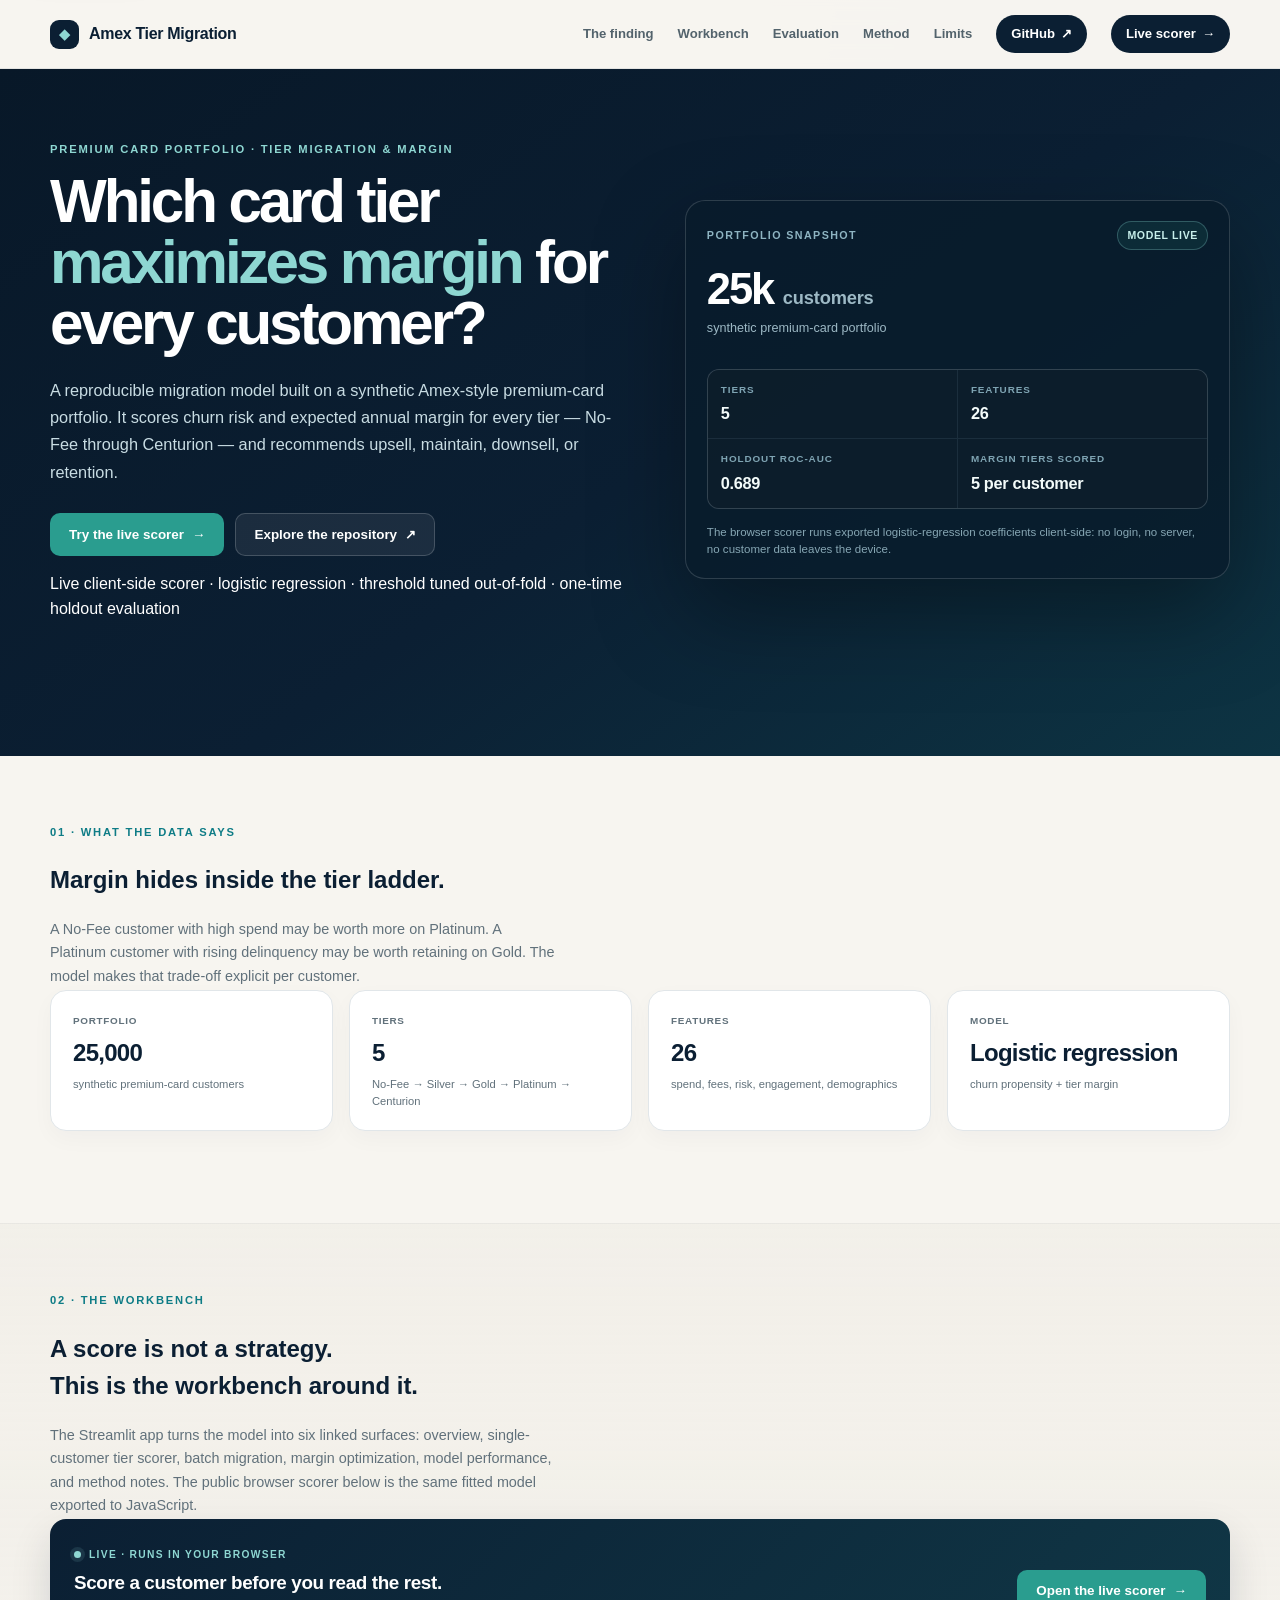
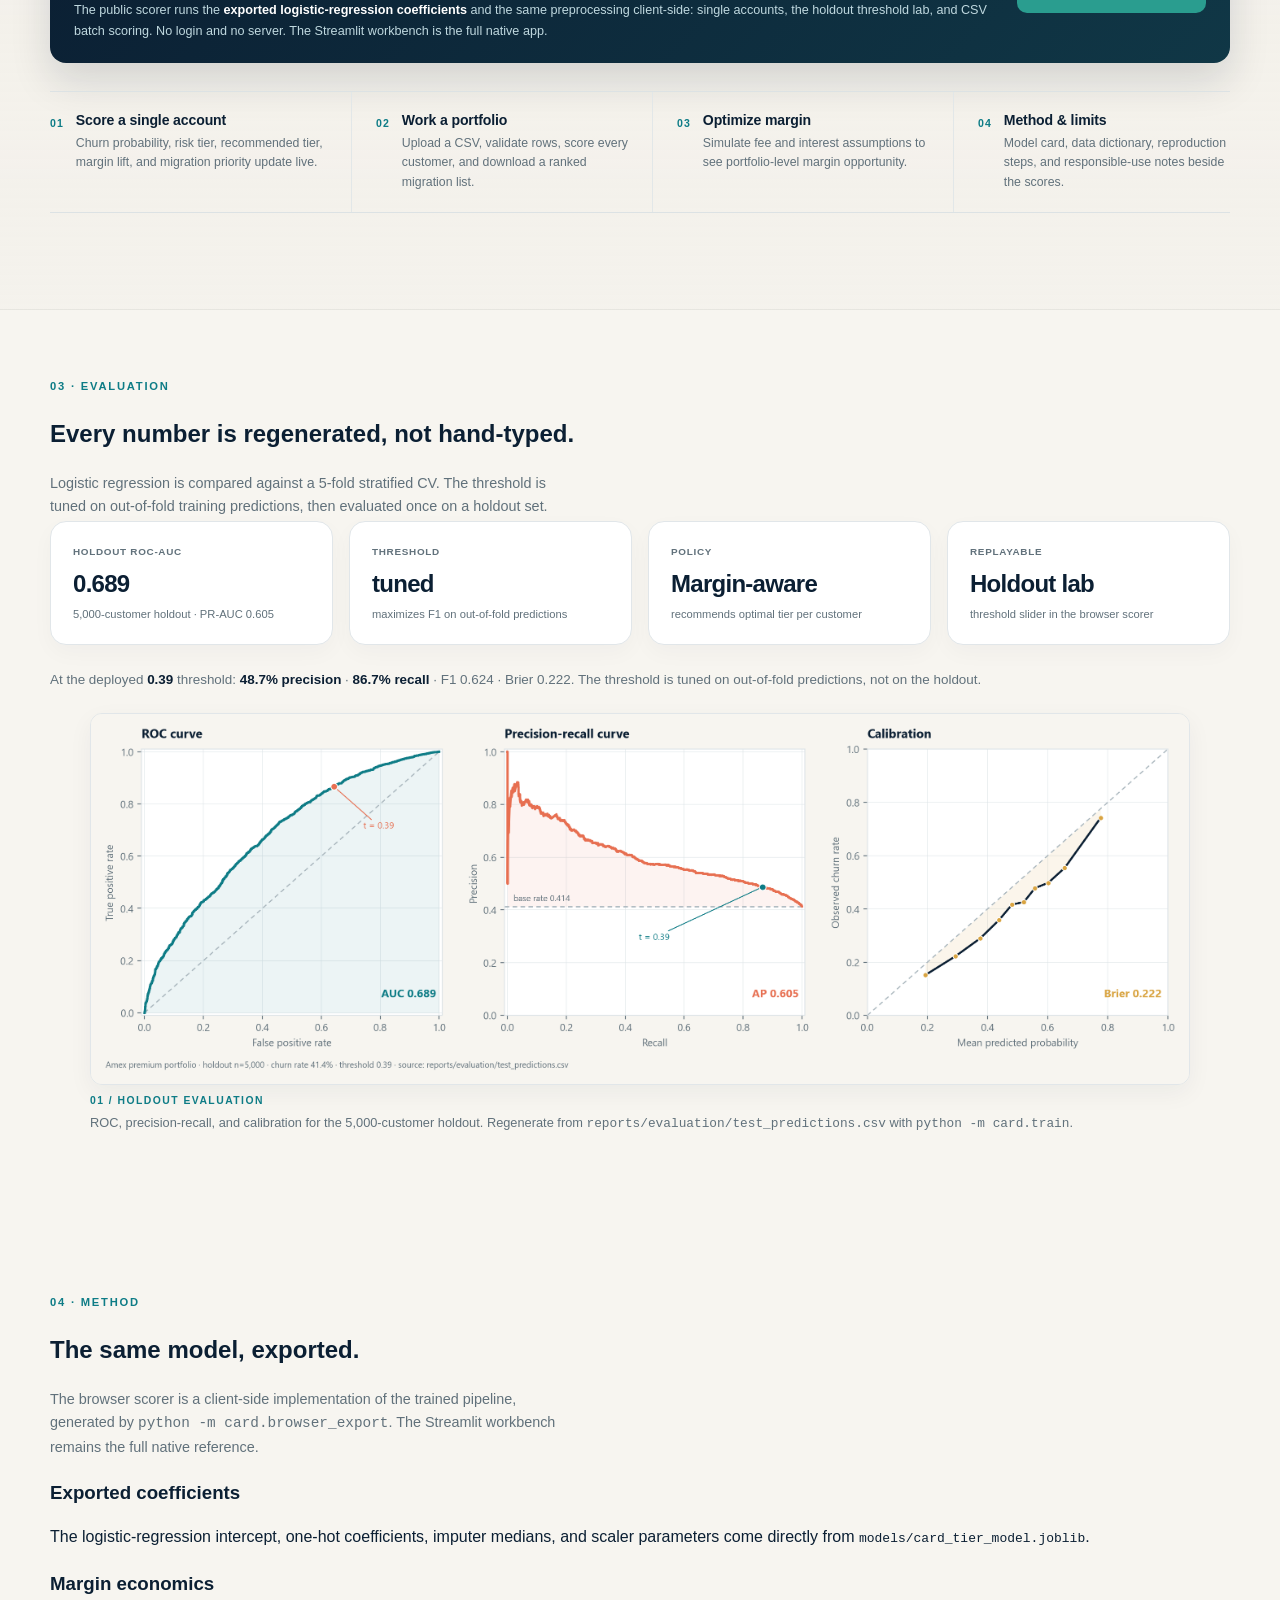
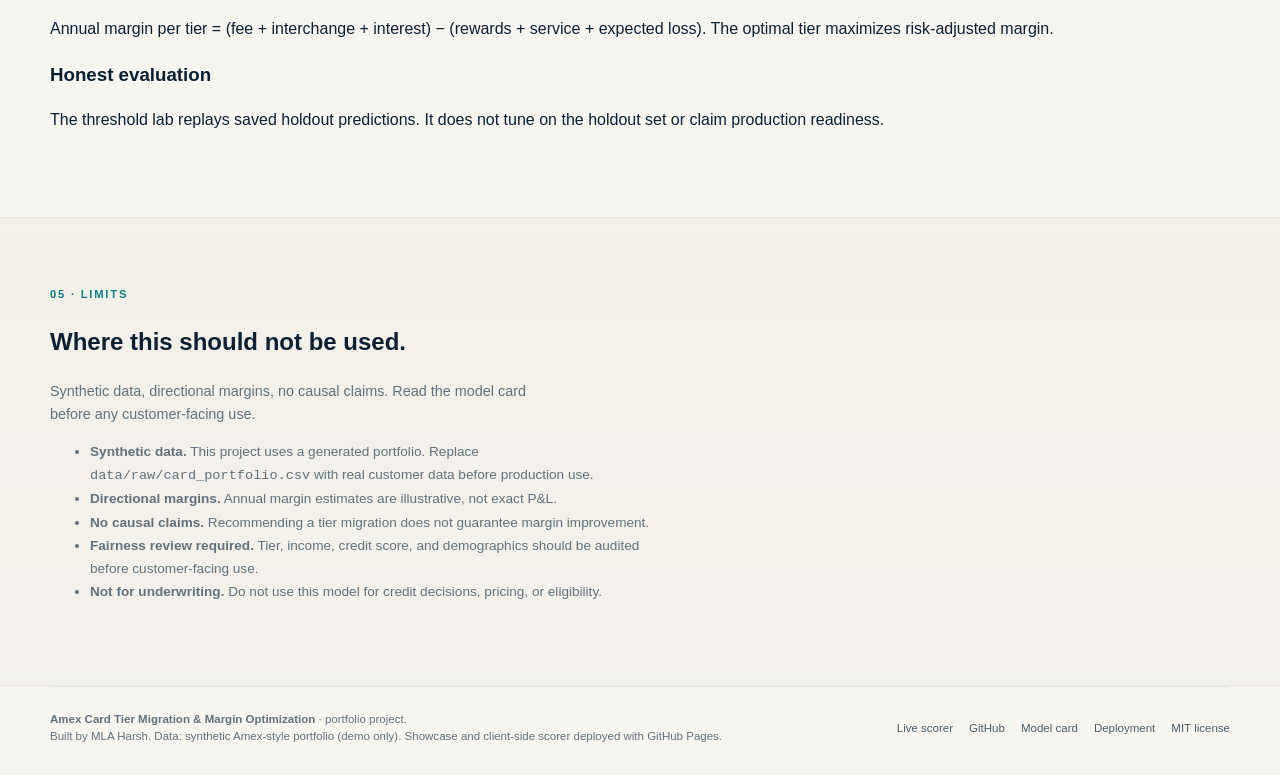
<file: docs/index.html>
<!doctype html>
<html lang="en">
<head>
<meta charset="utf-8">
<meta name="viewport" content="width=device-width, initial-scale=1">
<title>Amex Card Tier Migration & Margin Optimization</title>
<meta name="description" content="Premium card tier migration and margin optimization model — logistic regression, tier economics, and a live client-side scorer.">
<meta name="theme-color" content="#0B1F33">
<meta property="og:title" content="Amex Card Tier Migration & Margin Optimization">
<meta property="og:description" content="Which card tier maximizes margin for every customer? A reproducible migration model with a live client-side scorer.">
<meta property="og:type" content="website">
<meta property="og:url" content="https://mlaharsh.github.io/amex-tier-migration/">
<meta property="og:image" content="https://mlaharsh.github.io/amex-tier-migration/assets/model_performance.png">
<meta name="twitter:card" content="summary_large_image">
<link rel="canonical" href="https://mlaharsh.github.io/amex-tier-migration/">
<style>
  :root {
    --ink: #0B1F33;
    --ink-soft: #14384B;
    --teal: #0E7C86;
    --teal-deep: #0A6570;
    --mint: #2A9D8F;
    --mint-light: #8ED7D2;
    --coral: #E76F51;
    --amber: #E9C46A;
    --orange: #F4A261;
    --cream: #F7F5F0;
    --paper: #FFFFFF;
    --muted: #61717B;
    --muted-dark: #4B5E69;
    --line: #E1E6E9;
    --line-dark: #C7D0D4;
    --max: 1180px;
    --shadow: 0 18px 50px rgba(11, 31, 51, 0.08);
    --shadow-soft: 0 8px 24px rgba(11, 31, 51, 0.05);
    --font: "Segoe UI", "Inter", -apple-system, BlinkMacSystemFont, "Helvetica Neue", Arial, sans-serif;
    --mono: "Cascadia Code", "SFMono-Regular", Consolas, "Liberation Mono", monospace;
  }
  * { box-sizing: border-box; }
  html { scroll-behavior: smooth; }
  body {
    margin: 0;
    background: radial-gradient(circle at 92% 2%, rgba(42, 157, 143, 0.08), transparent 28rem), var(--cream);
    color: var(--ink);
    font-family: var(--font);
    line-height: 1.55;
    -webkit-font-smoothing: antialiased;
  }
  img { max-width: 100%; display: block; }
  a { color: inherit; text-decoration: none; }
  ::selection { background: rgba(42, 157, 143, 0.24); }
  :focus-visible { outline: 3px solid rgba(14, 124, 134, 0.42); outline-offset: 3px; }
  .wrap { width: min(var(--max), calc(100% - 48px)); margin-inline: auto; }
  .skip {
    position: absolute; left: 16px; top: -100px; z-index: 100;
    background: var(--paper); color: var(--ink); padding: 10px 16px;
    border-radius: 8px; text-decoration: none; font-weight: 700;
    box-shadow: var(--shadow); transition: top 0.2s ease;
  }
  .skip:focus { top: 14px; }
  .site-header {
    position: sticky; top: 0; z-index: 50;
    background: rgba(247, 245, 240, 0.92);
    border-bottom: 1px solid rgba(11, 31, 51, 0.08);
    backdrop-filter: blur(14px); -webkit-backdrop-filter: blur(14px);
  }
  .header-inner { min-height: 68px; display: flex; align-items: center; justify-content: space-between; gap: 24px; }
  .brand { display: inline-flex; align-items: center; gap: 10px; text-decoration: none; font-weight: 750; letter-spacing: -0.02em; font-size: 1rem; white-space: nowrap; }
  .brand-mark { width: 29px; height: 29px; display: grid; place-items: center; border-radius: 9px; background: var(--ink); color: var(--mint-light); font-size: 0.88rem; line-height: 1; }
  .nav { display: flex; align-items: center; gap: 24px; flex-shrink: 0; font-size: 0.82rem; font-weight: 600; }
  .nav a { color: #53636c; white-space: nowrap; transition: color 0.18s ease; }
  .nav a:hover, .nav a:focus-visible { color: var(--teal); }
  .nav-cta {
    display: inline-flex; align-items: center; gap: 6px;
    background: var(--ink); color: #ffffff !important; border-radius: 999px;
    padding: 9px 15px; transition: background 0.18s ease;
  }
  .nav-cta:hover { background: var(--teal); }
  .hero {
    position: relative; overflow: hidden; background: #081828;
    color: #ffffff; padding: 72px 0 64px;
  }
  .hero::before {
    content: ""; position: absolute; inset: 0;
    background: linear-gradient(145deg, #081828 0%, #0B1F33 54%, #0D3443 100%);
    pointer-events: none;
  }
  .hero-grid { position: relative; display: grid; grid-template-columns: 1.03fr 0.97fr; gap: 56px; align-items: center; padding-bottom: 54px; }
  .hero-copy { animation: rise 0.7s ease both; }
  .eyebrow { margin: 0 0 14px; color: var(--teal); font-size: 0.7rem; font-weight: 750; letter-spacing: 0.16em; text-transform: uppercase; }
  .eyebrow-light { color: var(--mint-light); }
  .hero h1 { max-width: 760px; margin: 0 0 22px; font-size: clamp(2.55rem, 4.7vw, 4.15rem); font-weight: 760; line-height: 1.01; letter-spacing: -0.052em; color: #ffffff; }
  .h1-accent { color: var(--mint-light); }
  .hero-lead { max-width: 620px; margin: 0; color: #c8dce3; font-size: 1.02rem; line-height: 1.68; }
  .hero-actions { display: flex; flex-wrap: wrap; gap: 11px; margin-top: 27px; }
  .btn {
    display: inline-flex; align-items: center; justify-content: center; gap: 8px;
    min-height: 43px; padding: 10px 18px; border: 1px solid transparent;
    border-radius: 10px; font-family: var(--font); font-size: 0.84rem;
    font-weight: 700; line-height: 1.2; text-decoration: none; cursor: pointer;
    transition: background 0.18s ease, transform 0.18s ease;
  }
  .btn:hover { transform: translateY(-1px); }
  .btn-primary { background: var(--mint); color: #ffffff; }
  .btn-primary:hover { background: #238779; }
  .btn-ghost { background: rgba(255, 255, 255, 0.07); border-color: rgba(255, 255, 255, 0.18); color: #ffffff; }
  .btn-ghost:hover { background: rgba(255, 255, 255, 0.13); }
  .hero-visual { animation: rise 0.8s 0.08s ease both; }
  .hero-panel {
    position: relative; overflow: hidden; border: 1px solid rgba(255, 255, 255, 0.15);
    border-radius: 20px; background: rgba(9, 28, 43, 0.84);
    box-shadow: 0 34px 90px rgba(0, 0, 0, 0.35);
  }
  .hero-panel-top { position: relative; display: flex; align-items: center; justify-content: space-between; gap: 12px; padding: 20px 21px 0; }
  .hero-panel-label { margin: 0; color: #8eb4c2; font-size: 0.67rem; font-weight: 700; letter-spacing: 0.13em; text-transform: uppercase; }
  .live-chip {
    display: inline-flex; align-items: center; gap: 7px; padding: 5px 9px;
    border: 1px solid rgba(142, 215, 210, 0.28); border-radius: 999px;
    background: rgba(42, 157, 143, 0.12); color: #c7efeb; font-size: 0.66rem;
    font-weight: 700; letter-spacing: 0.06em; text-transform: uppercase;
  }
  .hero-metric { position: relative; padding: 18px 21px 10px; }
  .hero-metric-value { display: block; color: #ffffff; font-size: clamp(2rem, 3.4vw, 2.8rem); font-weight: 760; line-height: 1; letter-spacing: -0.05em; }
  .hero-metric-label { display: block; margin-top: 8px; color: #9db9c5; font-size: 0.79rem; }
  .hero-mini-grid {
    position: relative; display: grid; grid-template-columns: repeat(2, minmax(0, 1fr)); gap: 1px;
    margin: 20px 21px 0; overflow: hidden; border: 1px solid rgba(255, 255, 255, 0.1);
    border-radius: 12px; background: rgba(255, 255, 255, 0.08);
  }
  .hero-mini { padding: 12px 13px; background: rgba(8, 24, 38, 0.76); }
  .hero-mini span { display: block; color: #7fa4b3; font-size: 0.62rem; font-weight: 700; letter-spacing: 0.09em; text-transform: uppercase; }
  .hero-mini strong { display: block; margin-top: 4px; color: #f3fbfa; font-size: 1.02rem; font-weight: 700; letter-spacing: -0.02em; }
  .hero-panel-foot {
    position: relative; margin: 15px 21px 19px; color: #87a7b4; font-size: 0.72rem; line-height: 1.5;
  }
  .hero-panel-foot strong { color: #dcecef; }
  .section { padding: 68px 0; }
  .section-tinted {
    background: linear-gradient(180deg, rgba(240, 237, 230, 0.66), rgba(240, 237, 230, 0.38)), var(--cream);
    border-top: 1px solid rgba(11, 31, 51, 0.05); border-bottom: 1px solid rgba(11, 31, 51, 0.05);
  }
  .section-head { display: flex; align-items: flex-end; justify-content: space-between; gap: 36px; margin-bottom: 27px; }
  .section-head h2 { margin: 0; font-size: clamp(1.75rem, 2.7vw, 2.45rem); line-height: 1.1; letter-spacing: -0.04em; }
  .section-lead { max-width: 510px; margin: 0 0 2px; color: var(--muted); font-size: 0.9rem; line-height: 1.62; }
  .feature-grid { display: grid; grid-template-columns: repeat(4, 1fr); gap: 0 24px; margin: 4px 0 28px; border-top: 1px solid #DCE2E4; border-bottom: 1px solid #DCE2E4; }
  .feature { display: flex; gap: 12px; padding: 20px 0; }
  .feature + .feature { padding-left: 24px; border-left: 1px solid #E2E7E8; }
  .feature-num { flex: 0 0 auto; color: var(--teal); font-size: 0.66rem; font-weight: 750; letter-spacing: 0.1em; padding-top: 3px; }
  .feature h3 { margin: 0 0 5px; font-size: 0.88rem; line-height: 1.25; letter-spacing: -0.01em; }
  .feature p { margin: 0; color: var(--muted); font-size: 0.77rem; line-height: 1.55; }
  .metric-grid { display: grid; grid-template-columns: repeat(4, 1fr); gap: 16px; margin-bottom: 24px; }
  .metric-card { padding: 22px 22px 20px; border: 1px solid var(--line); border-radius: 16px; background: var(--paper); box-shadow: 0 8px 22px rgba(11, 31, 51, 0.03); }
  .metric-label { color: var(--muted); font-size: 0.62rem; font-weight: 650; letter-spacing: 0.07em; text-transform: uppercase; }
  .metric-value { color: var(--ink); font-size: 1.5rem; font-weight: 700; letter-spacing: -0.03em; margin-top: 6px; }
  .metric-detail { color: var(--muted); font-size: 0.7rem; margin-top: 4px; }
  .shot { margin-bottom: 24px; }
  .shot img { width: 100%; height: auto; border-radius: 12px; border: 1px solid var(--line); box-shadow: var(--shadow-soft); }
  .shot figcaption { margin-top: 8px; }
  .shot-label { display: block; color: var(--teal); font-size: 0.65rem; font-weight: 750; letter-spacing: 0.14em; text-transform: uppercase; margin-bottom: 4px; }
  .shot figcaption p { margin: 0; color: var(--muted); font-size: 0.8rem; line-height: 1.55; }
  .shot figcaption code { overflow-wrap: anywhere; }
  .metric-foot { margin: 18px 0 22px; color: var(--muted); font-size: 0.84rem; line-height: 1.65; }
  .metric-foot strong { color: var(--ink); }
  .live-banner {
    display: flex; align-items: center; justify-content: space-between; gap: 28px;
    margin: 0 0 28px; padding: 22px 24px; border-radius: 16px;
    background: linear-gradient(135deg, #0B1F33 0%, #103746 100%);
    color: #FFFFFF; box-shadow: 0 18px 40px rgba(11, 31, 51, 0.14);
  }
  .live-banner > div { flex: 1 1 auto; min-width: 0; }
  .live-banner .btn { flex: 0 0 auto; white-space: nowrap; }
  .live-pill { display: inline-flex; align-items: center; gap: 8px; margin: 0 0 9px; color: var(--mint-light); font-size: 0.64rem; font-weight: 750; letter-spacing: 0.13em; text-transform: uppercase; }
  .live-dot { width: 7px; height: 7px; border-radius: 50%; background: var(--mint-light); box-shadow: 0 0 0 4px rgba(142, 215, 210, 0.12); }
  .live-banner h3 { margin: 0 0 6px; font-size: 1.18rem; line-height: 1.2; letter-spacing: -0.02em; }
  .live-banner p:last-child { margin: 0; color: #BFD8DF; font-size: 0.79rem; line-height: 1.6; }
  .live-banner p strong { color: #FFFFFF; font-weight: 650; }
  .footer { padding: 0 0 32px; color: var(--muted); font-size: 0.72rem; }
  .footer-inner { display: flex; align-items: center; justify-content: space-between; gap: 22px; padding-top: 24px; border-top: 1px solid var(--line); }
  .footer-links { display: flex; flex-wrap: wrap; gap: 16px; }
  .footer a { color: var(--muted-dark); text-decoration: none; }
  .footer a:hover { color: var(--teal-deep); }
  .sr-only { position: absolute; width: 1px; height: 1px; padding: 0; margin: -1px; overflow: hidden; clip: rect(0, 0, 0, 0); white-space: nowrap; border: 0; }
  @keyframes rise { from { opacity: 0; transform: translateY(14px); } to { opacity: 1; transform: translateY(0); } }
  @media (max-width: 1100px) {
    .nav { gap: 18px; }
    .nav a:not(.nav-cta) { display: none; }
  }
  @media (max-width: 1000px) {
    .hero-grid { grid-template-columns: 1fr; gap: 34px; padding-bottom: 46px; }
    .feature-grid { grid-template-columns: 1fr 1fr; }
    .feature:nth-child(3) { border-left: 0; padding-left: 0; border-top: 1px solid #E2E7E8; }
    .feature:nth-child(4) { border-top: 1px solid #E2E7E8; }
    .metric-grid { grid-template-columns: 1fr 1fr; }
  }
  @media (max-width: 760px) {
    .wrap { width: min(var(--max), calc(100% - 32px)); }
    .nav { gap: 0; }
    .nav a:not(.nav-cta) { display: none; }
    .header-inner { gap: 12px; }
    .brand { font-size: 0.92rem; gap: 8px; }
    .brand-mark { width: 27px; height: 27px; }
    .nav-cta { padding: 8px 11px; }
    .site-header { position: relative; }
    .hero { padding-top: 48px; }
    .hero h1 { font-size: clamp(2.55rem, 11vw, 3.65rem); }
    .stat-strip, .feature-grid, .metric-grid { grid-template-columns: 1fr; }
    .feature, .feature:nth-child(3), .feature:nth-child(4) { padding: 17px 0; border-left: 0; border-top: 1px solid #E2E7E8; }
    .live-banner { align-items: flex-start; flex-direction: column; gap: 18px; padding: 20px 18px; }
    .footer-inner { align-items: flex-start; flex-direction: column; gap: 12px; }
  }
  @media (max-width: 520px) {
    .nav-github { display: none; }
    .header-inner { gap: 8px; }
    .brand { font-size: 0.84rem; }
    .brand-mark { width: 25px; height: 25px; font-size: 0.78rem; }
    .nav-cta { padding: 8px 9px; }
  }
  @media (prefers-reduced-motion: reduce) {
    html { scroll-behavior: auto; }
    *, *::before, *::after { animation-duration: 0.001ms !important; animation-iteration-count: 1 !important; transition-duration: 0.001ms !important; }
  }
</style>
</head>
<body>
<a class="skip" href="#main">Skip to content</a>

<header class="site-header">
  <div class="wrap header-inner">
    <a class="brand" href="#top" aria-label="Amex Tier Migration home">
      <span class="brand-mark" aria-hidden="true">◆</span>
      <span>Amex Tier Migration</span>
    </a>
    <nav class="nav" aria-label="Primary navigation">
      <a href="#finding">The finding</a>
      <a href="#workbench">Workbench</a>
      <a href="#evaluation">Evaluation</a>
      <a href="#method">Method</a>
      <a href="#limits">Limits</a>
      <a class="nav-cta nav-github" href="https://github.com/mlaharsh/amex-tier-migration" target="_blank" rel="noreferrer">GitHub <span aria-hidden="true">↗</span></a>
      <a class="nav-cta" href="scorer.html">Live scorer <span aria-hidden="true">→</span></a>
    </nav>
  </div>
</header>

<main id="main">
  <section class="hero" id="top">
    <div class="wrap hero-grid">
      <div class="hero-copy">
        <p class="eyebrow eyebrow-light">Premium card portfolio · tier migration & margin</p>
        <h1>Which card tier <span class="h1-accent">maximizes margin</span> for every customer?</h1>
        <p class="hero-lead">
          A reproducible migration model built on a synthetic Amex-style premium-card portfolio.
          It scores churn risk and expected annual margin for every tier — No-Fee through Centurion —
          and recommends upsell, maintain, downsell, or retention.
        </p>
        <div class="hero-actions">
          <a class="btn btn-primary" href="scorer.html">Try the live scorer <span aria-hidden="true">→</span></a>
          <a class="btn btn-ghost" href="https://github.com/mlaharsh/amex-tier-migration" target="_blank" rel="noreferrer">Explore the repository <span aria-hidden="true">↗</span></a>
        </div>
        <p class="hero-note">Live client-side scorer · logistic regression · threshold tuned out-of-fold · one-time holdout evaluation</p>
      </div>

      <div class="hero-visual">
        <div class="hero-panel">
          <div class="hero-panel-top">
            <p class="hero-panel-label">Portfolio snapshot</p>
            <span class="live-chip">Model live</span>
          </div>
          <div class="hero-metric">
            <span class="hero-metric-value">25k <span style="font-size:0.42em;font-weight:600;letter-spacing:-0.01em;color:#9db9c5;">customers</span></span>
            <span class="hero-metric-label">synthetic premium-card portfolio</span>
          </div>
          <div class="hero-mini-grid">
            <div class="hero-mini"><span>Tiers</span><strong>5</strong></div>
            <div class="hero-mini"><span>Features</span><strong>26</strong></div>
            <div class="hero-mini"><span>Holdout ROC-AUC</span><strong>0.689</strong></div>
            <div class="hero-mini"><span>Margin tiers scored</span><strong>5 per customer</strong></div>
          </div>
          <p class="hero-panel-foot">
            The browser scorer runs exported logistic-regression coefficients client-side:
            no login, no server, no customer data leaves the device.
          </p>
        </div>
      </div>
    </div>
  </section>

  <section class="section" id="finding">
    <div class="wrap">
      <div class="split-head">
        <div>
          <p class="eyebrow">01 · What the data says</p>
          <h2>Margin hides inside the tier ladder.</h2>
        </div>
        <p class="section-lead">
          A No-Fee customer with high spend may be worth more on Platinum. A Platinum customer
          with rising delinquency may be worth retaining on Gold. The model makes that trade-off
          explicit per customer.
        </p>
      </div>
      <div class="metric-grid">
        <div class="metric-card">
          <div class="metric-label">Portfolio</div>
          <div class="metric-value">25,000</div>
          <div class="metric-detail">synthetic premium-card customers</div>
        </div>
        <div class="metric-card">
          <div class="metric-label">Tiers</div>
          <div class="metric-value">5</div>
          <div class="metric-detail">No-Fee → Silver → Gold → Platinum → Centurion</div>
        </div>
        <div class="metric-card">
          <div class="metric-label">Features</div>
          <div class="metric-value">26</div>
          <div class="metric-detail">spend, fees, risk, engagement, demographics</div>
        </div>
        <div class="metric-card">
          <div class="metric-label">Model</div>
          <div class="metric-value">Logistic regression</div>
          <div class="metric-detail">churn propensity + tier margin</div>
        </div>
      </div>
    </div>
  </section>

  <section class="section section-tinted" id="workbench">
    <div class="wrap">
      <div class="split-head">
        <div>
          <p class="eyebrow">02 · The workbench</p>
          <h2>A score is not a strategy.<br>This is the workbench around it.</h2>
        </div>
        <p class="section-lead">
          The Streamlit app turns the model into six linked surfaces: overview, single-customer tier
          scorer, batch migration, margin optimization, model performance, and method notes. The public
          browser scorer below is the same fitted model exported to JavaScript.
        </p>
      </div>
      <div class="live-banner">
        <div>
          <p class="live-pill"><span class="live-dot" aria-hidden="true"></span>Live · runs in your browser</p>
          <h3>Score a customer before you read the rest.</h3>
          <p>
            The public scorer runs the <strong>exported logistic-regression coefficients</strong> and the
            same preprocessing client-side: single accounts, the holdout threshold lab, and CSV batch
            scoring. No login and no server. The Streamlit workbench is the full native app.
          </p>
        </div>
        <a class="btn btn-primary" href="scorer.html">Open the live scorer <span aria-hidden="true">→</span></a>
      </div>
      <div class="feature-grid">
        <article class="feature">
          <span class="feature-num">01</span>
          <div>
            <h3>Score a single account</h3>
            <p>Churn probability, risk tier, recommended tier, margin lift, and migration priority update live.</p>
          </div>
        </article>
        <article class="feature">
          <span class="feature-num">02</span>
          <div>
            <h3>Work a portfolio</h3>
            <p>Upload a CSV, validate rows, score every customer, and download a ranked migration list.</p>
          </div>
        </article>
        <article class="feature">
          <span class="feature-num">03</span>
          <div>
            <h3>Optimize margin</h3>
            <p>Simulate fee and interest assumptions to see portfolio-level margin opportunity.</p>
          </div>
        </article>
        <article class="feature">
          <span class="feature-num">04</span>
          <div>
            <h3>Method & limits</h3>
            <p>Model card, data dictionary, reproduction steps, and responsible-use notes beside the scores.</p>
          </div>
        </article>
      </div>
    </div>
  </section>

  <section class="section" id="evaluation">
    <div class="wrap">
      <div class="split-head">
        <div>
          <p class="eyebrow">03 · Evaluation</p>
          <h2>Every number is regenerated, not hand-typed.</h2>
        </div>
        <p class="section-lead">
          Logistic regression is compared against a 5-fold stratified CV. The threshold is tuned on
          out-of-fold training predictions, then evaluated once on a holdout set.
        </p>
      </div>
      <div class="metric-grid">
        <div class="metric-card">
          <div class="metric-label">Holdout ROC-AUC</div>
          <div class="metric-value">0.689</div>
          <div class="metric-detail">5,000-customer holdout · PR-AUC 0.605</div>
        </div>
        <div class="metric-card">
          <div class="metric-label">Threshold</div>
          <div class="metric-value">tuned</div>
          <div class="metric-detail">maximizes F1 on out-of-fold predictions</div>
        </div>
        <div class="metric-card">
          <div class="metric-label">Policy</div>
          <div class="metric-value">Margin-aware</div>
          <div class="metric-detail">recommends optimal tier per customer</div>
        </div>
        <div class="metric-card">
          <div class="metric-label">Replayable</div>
          <div class="metric-value">Holdout lab</div>
          <div class="metric-detail">threshold slider in the browser scorer</div>
        </div>
      </div>
      <p class="metric-foot">
        At the deployed <strong>0.39</strong> threshold: <strong>48.7% precision</strong> ·
        <strong>86.7% recall</strong> · F1 0.624 · Brier 0.222. The threshold is tuned on
        out-of-fold predictions, not on the holdout.
      </p>
      <figure class="shot">
        <img src="assets/model_performance.png" width="2000" height="640" loading="lazy" alt="Holdout ROC curve with AUC 0.689, precision-recall curve with average precision 0.605, and calibration curve with Brier score 0.222 for the Amex tier migration model.">
        <figcaption>
          <span class="shot-label">01 / Holdout evaluation</span>
          <p>ROC, precision-recall, and calibration for the 5,000-customer holdout. Regenerate from <code>reports/evaluation/test_predictions.csv</code> with <code>python -m card.train</code>.</p>
        </figcaption>
      </figure>
    </div>
  </section>

  <section class="section" id="method">
    <div class="wrap">
      <div class="split-head">
        <div>
          <p class="eyebrow">04 · Method</p>
          <h2>The same model, exported.</h2>
        </div>
        <p class="section-lead">
          The browser scorer is a client-side implementation of the trained pipeline, generated by
          <code>python -m card.browser_export</code>. The Streamlit workbench remains the full native reference.
        </p>
      </div>
      <div class="method-grid">
        <article class="method-card">
          <h3>Exported coefficients</h3>
          <p>The logistic-regression intercept, one-hot coefficients, imputer medians, and scaler parameters come directly from <code>models/card_tier_model.joblib</code>.</p>
        </article>
        <article class="method-card">
          <h3>Margin economics</h3>
          <p>Annual margin per tier = (fee + interchange + interest) − (rewards + service + expected loss). The optimal tier maximizes risk-adjusted margin.</p>
        </article>
        <article class="method-card">
          <h3>Honest evaluation</h3>
          <p>The threshold lab replays saved holdout predictions. It does not tune on the holdout set or claim production readiness.</p>
        </article>
      </div>
    </div>
  </section>

  <section class="section section-tinted" id="limits">
    <div class="wrap">
      <div class="split-head">
        <div>
          <p class="eyebrow">05 · Limits</p>
          <h2>Where this should not be used.</h2>
        </div>
        <p class="section-lead">
          Synthetic data, directional margins, no causal claims. Read the model card before any customer-facing use.
        </p>
      </div>
      <ul style="color:var(--muted); font-size:0.85rem; line-height:1.7; max-width:620px;">
        <li><strong>Synthetic data.</strong> This project uses a generated portfolio. Replace <code>data/raw/card_portfolio.csv</code> with real customer data before production use.</li>
        <li><strong>Directional margins.</strong> Annual margin estimates are illustrative, not exact P&L.</li>
        <li><strong>No causal claims.</strong> Recommending a tier migration does not guarantee margin improvement.</li>
        <li><strong>Fairness review required.</strong> Tier, income, credit score, and demographics should be audited before customer-facing use.</li>
        <li><strong>Not for underwriting.</strong> Do not use this model for credit decisions, pricing, or eligibility.</li>
      </ul>
    </div>
  </section>

  <footer class="footer">
    <div class="wrap footer-inner">
      <div>
        <strong>Amex Card Tier Migration &amp; Margin Optimization</strong> · portfolio project.<br>
        Built by MLA Harsh. Data: synthetic Amex-style portfolio (demo only). Showcase and client-side scorer deployed with GitHub Pages.
      </div>
      <div class="footer-links">
        <a href="scorer.html">Live scorer</a>
        <a href="https://github.com/mlaharsh/amex-tier-migration" target="_blank" rel="noreferrer">GitHub</a>
        <a href="https://github.com/mlaharsh/amex-tier-migration/blob/master/docs/model_card.md" target="_blank" rel="noreferrer">Model card</a>
        <a href="https://github.com/mlaharsh/amex-tier-migration/blob/master/docs/deployment.md" target="_blank" rel="noreferrer">Deployment</a>
        <a href="https://github.com/mlaharsh/amex-tier-migration/blob/master/LICENSE" target="_blank" rel="noreferrer">MIT license</a>
      </div>
    </div>
  </footer>
</main>
</body>
</html>
</file>
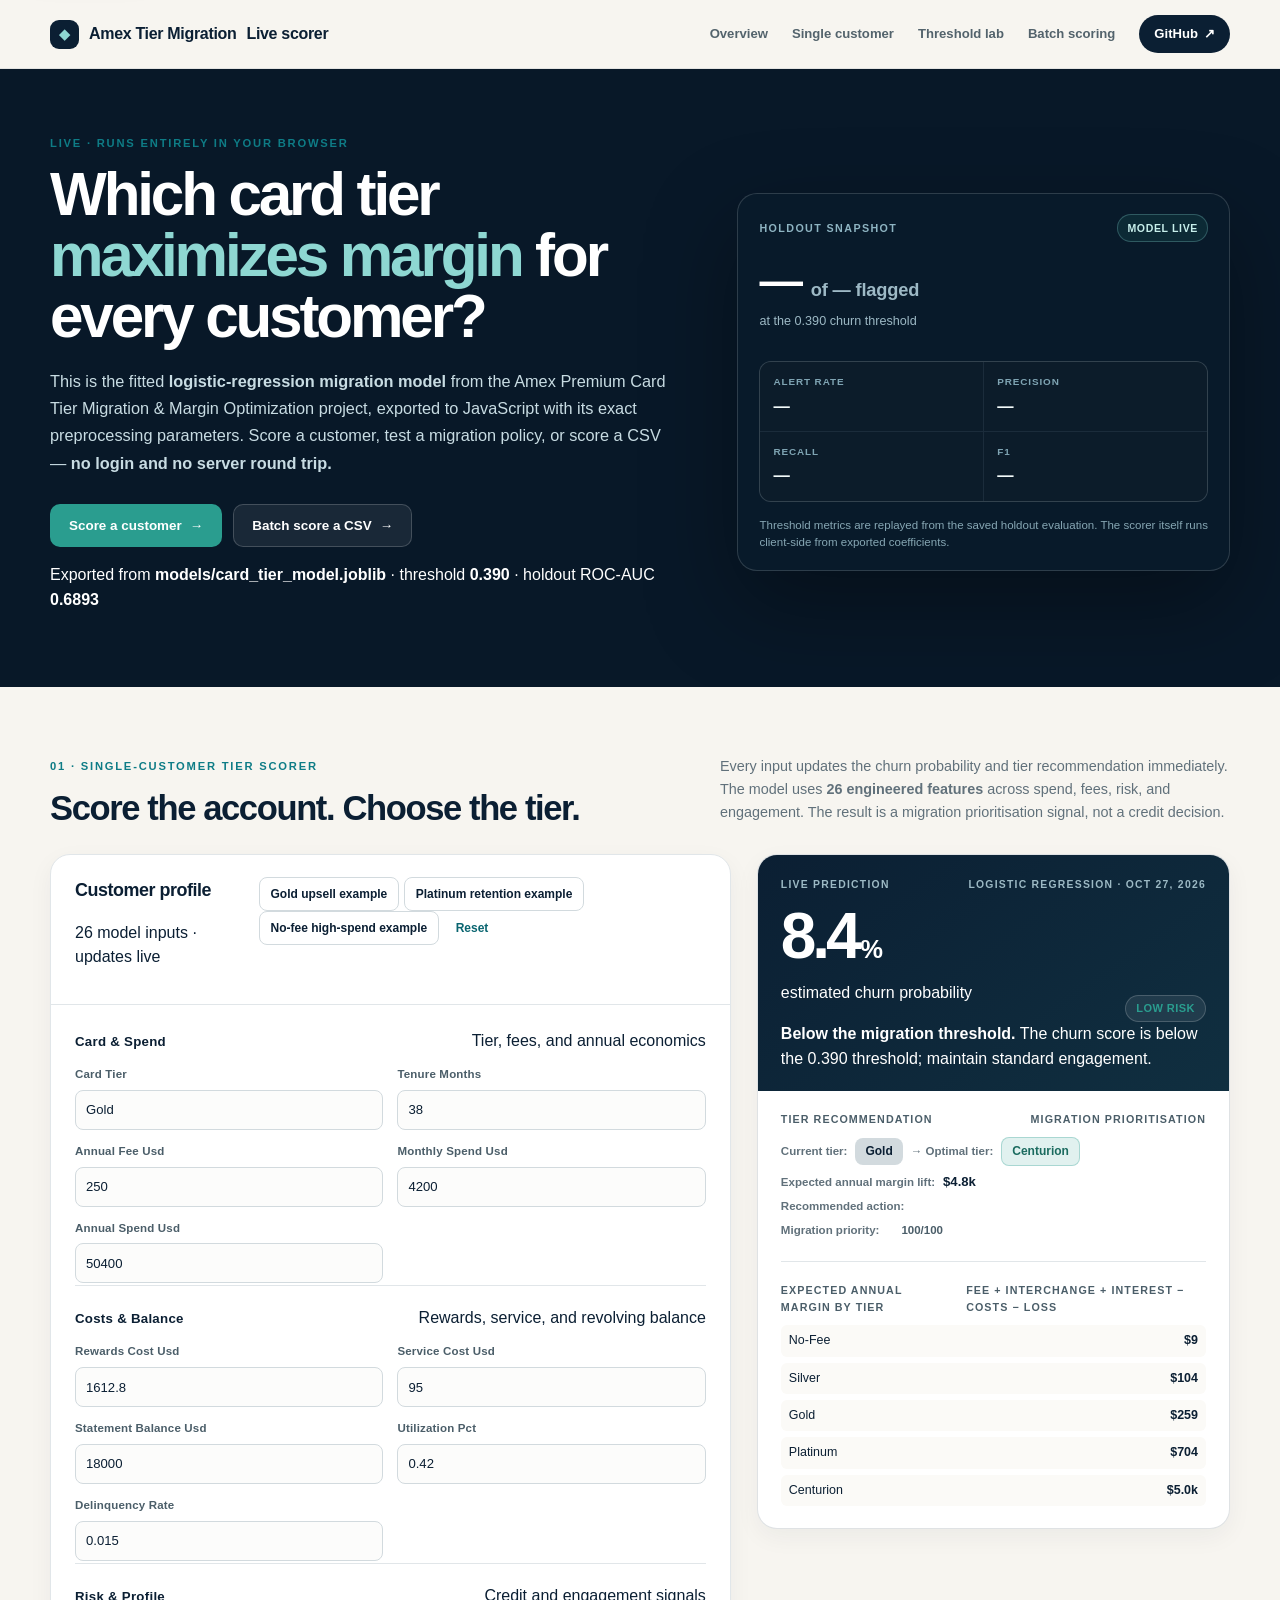
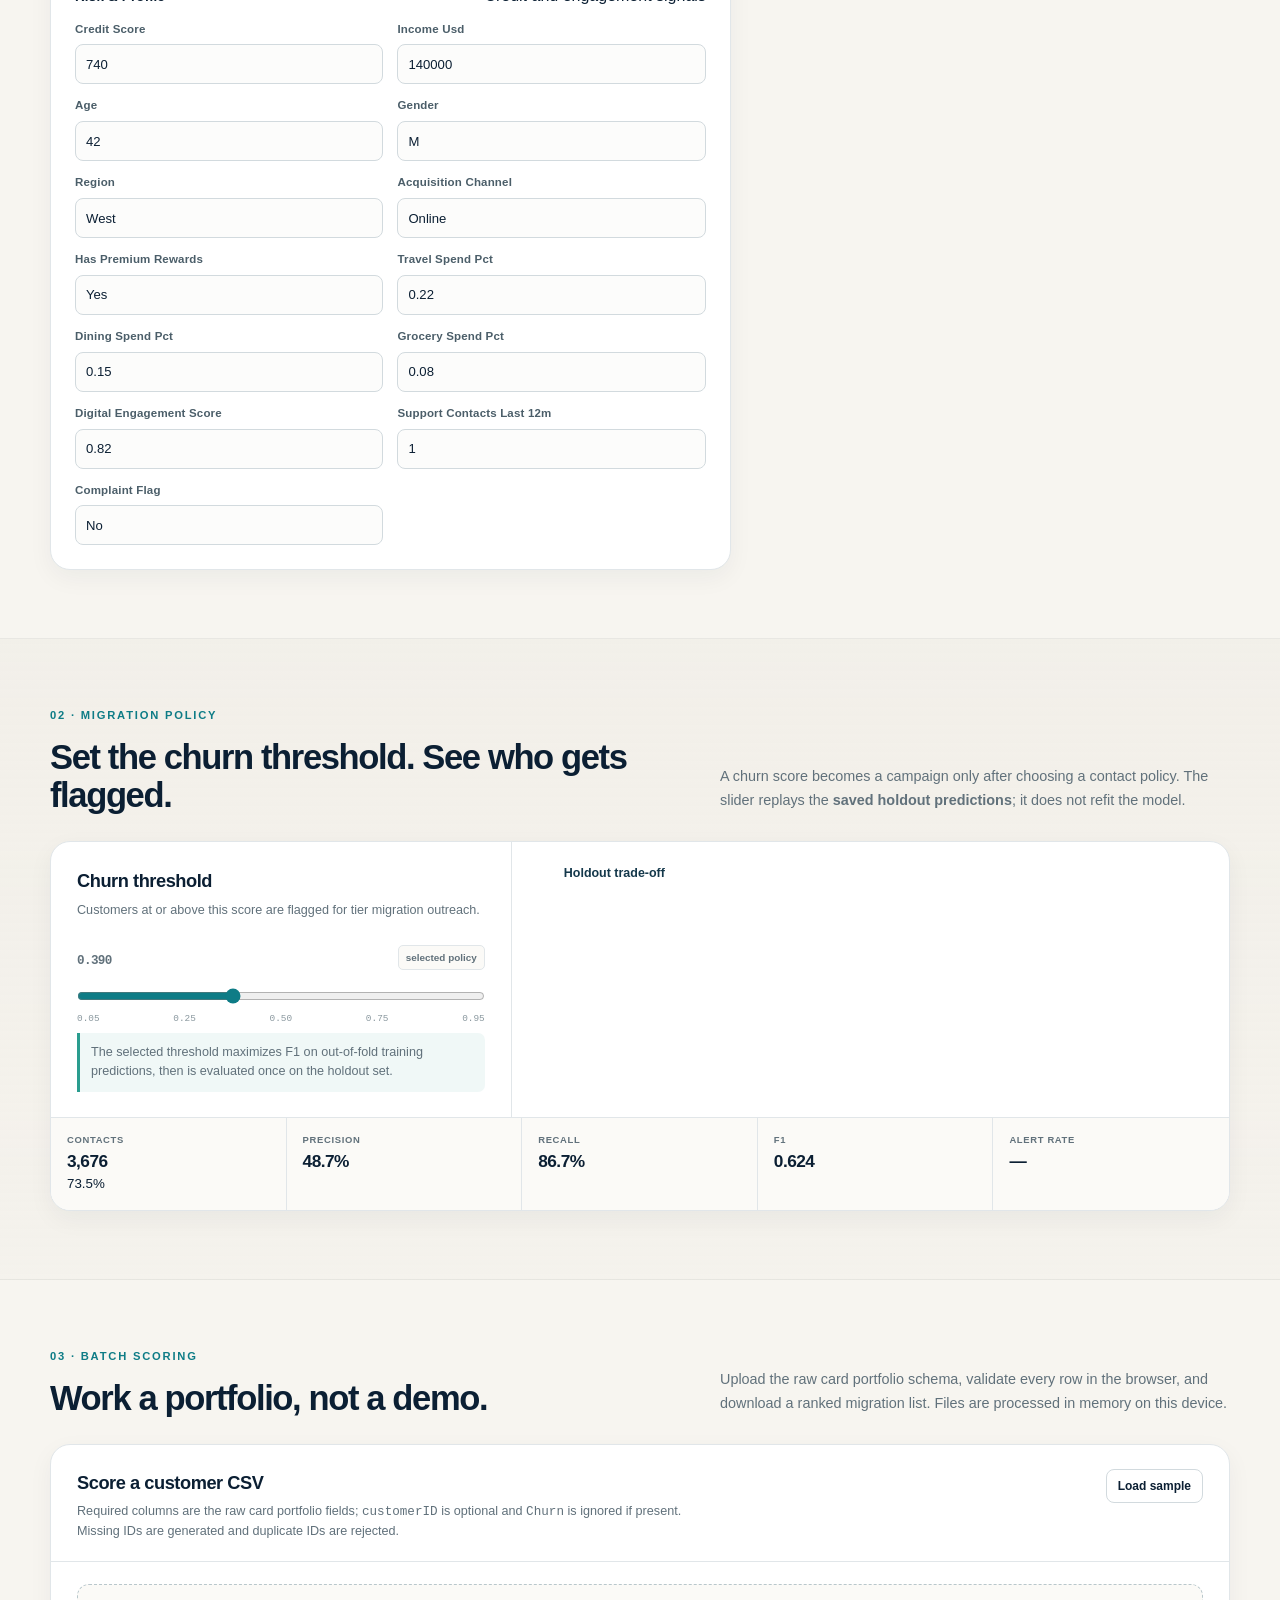
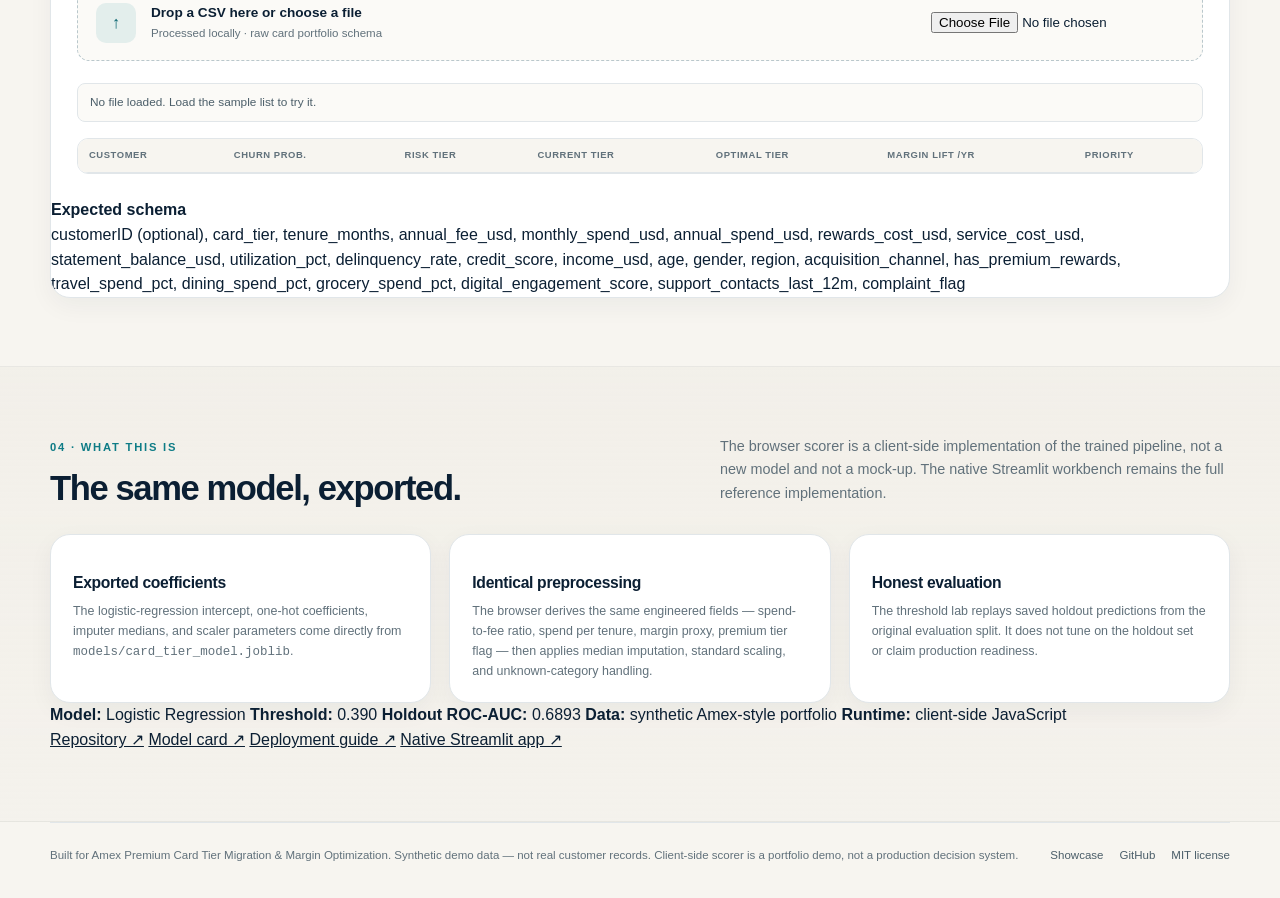
<file: docs/scorer.html>
<!doctype html>
<html lang="en">
<head>
<meta charset="utf-8">
<meta name="viewport" content="width=device-width, initial-scale=1">
<title>Card Tier Migration Scorer · Amex Premium Portfolio</title>
<meta name="description" content="Score an American Express premium card customer and see the recommended tier migration and margin impact — entirely in the browser, no login or server.">
<meta name="theme-color" content="#0B1F33">
<meta property="og:title" content="Card Tier Migration Scorer · Amex Premium Portfolio">
<meta property="og:description" content="Client-side card tier migration and margin optimization scorer running exported logistic-regression coefficients.">
<meta property="og:type" content="website">
<meta property="og:url" content="https://mlaharsh.github.io/amex-tier-migration/scorer.html">
<meta name="twitter:card" content="summary_large_image">
<link rel="canonical" href="https://mlaharsh.github.io/amex-tier-migration/scorer.html">
<link rel="icon" href="data:image/svg+xml,%3Csvg xmlns='http://www.w3.org/2000/svg' viewBox='0 0 64 64'%3E%3Crect width='64' height='64' rx='14' fill='%230B1F33'/%3E%3Cpath d='M32 12l16 20-16 20-16-20z' fill='%238ED7D2'/%3E%3C/svg%3E">
<link rel="stylesheet" href="scorer.css">
</head>
<body>
<a class="skip" href="#main">Skip to content</a>

<header class="site-header">
  <div class="wrap header-inner">
    <a class="brand" href="index.html" aria-label="Amex Card Migration home">
      <span class="brand-mark" aria-hidden="true">◆</span>
      <span>Amex Tier Migration</span>
      <span class="brand-sub">Live scorer</span>
    </a>
    <nav class="nav" aria-label="Primary navigation">
      <a href="index.html">Overview</a>
      <a href="#scorer">Single customer</a>
      <a href="#threshold">Threshold lab</a>
      <a href="#batch">Batch scoring</a>
      <a class="nav-cta" href="https://github.com/mlaharsh/amex-tier-migration" target="_blank" rel="noreferrer">GitHub <span aria-hidden="true">↗</span></a>
    </nav>
  </div>
</header>

<main id="main">
  <section class="hero" id="top">
    <div class="wrap hero-grid">
      <div class="hero-copy">
        <p class="eyebrow">Live · runs entirely in your browser</p>
        <h1>Which card tier <span class="h1-accent">maximizes margin</span> for every customer?</h1>
        <p class="hero-lead">
          This is the fitted <strong>logistic-regression migration model</strong> from the Amex Premium Card
          Tier Migration &amp; Margin Optimization project, exported to JavaScript with its exact preprocessing
          parameters. Score a customer, test a migration policy, or score a CSV — <strong>no login and no
          server round trip.</strong>
        </p>
        <div class="hero-actions">
          <a class="btn btn-primary" href="#scorer">Score a customer <span aria-hidden="true">→</span></a>
          <a class="btn btn-ghost" href="#batch">Batch score a CSV <span aria-hidden="true">→</span></a>
        </div>
        <p class="hero-note">
          Exported from <strong>models/card_tier_model.joblib</strong> · threshold
          <strong class="js-threshold">0.500</strong> · holdout ROC-AUC
          <strong class="js-roc">0.000</strong>
        </p>
      </div>

      <div class="hero-visual">
        <div class="hero-panel">
          <div class="hero-panel-top">
            <p class="hero-panel-label">Holdout snapshot</p>
            <span class="live-chip">Model live</span>
          </div>
          <div class="hero-metric">
            <span class="hero-metric-value"><span class="js-flagged">—</span> <span style="font-size:0.42em;font-weight:600;letter-spacing:-0.01em;color:#9db9c5;">of <span class="js-holdout-n">—</span> flagged</span></span>
            <span class="hero-metric-label">at the <span class="js-threshold">0.500</span> churn threshold</span>
          </div>
          <div class="hero-mini-grid">
            <div class="hero-mini"><span>Alert rate</span><strong class="js-alert-rate">—</strong></div>
            <div class="hero-mini"><span>Precision</span><strong class="js-precision">—</strong></div>
            <div class="hero-mini"><span>Recall</span><strong class="js-recall">—</strong></div>
            <div class="hero-mini"><span>F1</span><strong class="js-f1">—</strong></div>
          </div>
          <p class="hero-panel-foot">
            Threshold metrics are replayed from the saved holdout evaluation. The scorer itself runs
            client-side from exported coefficients.
          </p>
        </div>
      </div>
    </div>
  </section>

  <section class="section" id="scorer">
    <div class="wrap">
      <div class="section-head">
        <div>
          <p class="eyebrow">01 · Single-customer tier scorer</p>
          <h2>Score the account. Choose the tier.</h2>
        </div>
        <p class="section-lead">
          Every input updates the churn probability and tier recommendation immediately. The model uses
          <strong>26 engineered features</strong> across spend, fees, risk, and engagement. The result is a
          migration prioritisation signal, not a credit decision.
        </p>
      </div>

      <div class="score-layout">
        <form class="form-card" id="profileForm" novalidate>
          <div class="card-head">
            <div>
              <h3>Customer profile</h3>
              <p>26 model inputs · updates live</p>
            </div>
            <div class="card-head-actions">
              <button class="btn btn-secondary btn-small" type="button" id="exampleGold">Gold upsell example</button>
              <button class="btn btn-secondary btn-small" type="button" id="examplePlatinum">Platinum retention example</button>
              <button class="btn btn-secondary btn-small" type="button" id="exampleNoFee">No-fee high-spend example</button>
              <button class="btn btn-quiet btn-small" type="button" id="resetForm">Reset</button>
            </div>
          </div>
          <div class="form-body" id="formBody"></div>
        </form>

        <aside class="result-panel" aria-label="Live score result">
          <article class="result-card" id="resultCard">
            <div class="result-head">
              <div class="result-kicker">
                <span>Live prediction</span>
                <time id="modelStamp">loading model</time>
              </div>
              <div class="probability-row">
                <div>
                  <p class="probability" id="probabilityValue">—<small>%</small></p>
                  <p class="probability-label">estimated churn probability</p>
                </div>
                <span class="risk-badge" id="riskBadge">—</span>
              </div>
              <div class="decision" id="decisionBox">
                <span id="decisionText">Loading the exported model…</span>
              </div>
            </div>

            <div class="result-body">
              <div class="error-box" id="resultError" role="alert" hidden></div>

              <div class="result-section">
                <h4 class="result-section-title">Tier recommendation <span>migration prioritisation</span></h4>
                <div id="recommendationBox"></div>
              </div>

              <div class="result-section">
                <h4 class="result-section-title">Expected annual margin by tier <span>fee + interchange + interest − costs − loss</span></h4>
                <div id="marginList"></div>
              </div>
            </div>
          </article>
        </aside>
      </div>
    </div>
  </section>

  <section class="section section-tinted" id="threshold">
    <div class="wrap">
      <div class="section-head">
        <div>
          <p class="eyebrow">02 · Migration policy</p>
          <h2>Set the churn threshold. See who gets flagged.</h2>
        </div>
        <p class="section-lead">
          A churn score becomes a campaign only after choosing a contact policy. The slider replays the
          <strong>saved holdout predictions</strong>; it does not refit the model.
        </p>
      </div>

      <div class="lab-card">
        <div class="lab-grid">
          <div class="lab-controls">
            <h3>Churn threshold</h3>
            <p>Customers at or above this score are flagged for tier migration outreach.</p>
            <div class="threshold-readout">
              <p class="threshold-value" id="thresholdValue">0.500</p>
              <span class="threshold-chip">selected policy</span>
            </div>
            <label class="sr-only" for="thresholdSlider">Churn threshold</label>
            <input class="slider" id="thresholdSlider" type="range" min="0.05" max="0.95" step="0.01" value="0.500">
            <div class="slider-ticks" aria-hidden="true">
              <span>0.05</span><span>0.25</span><span>0.50</span><span>0.75</span><span>0.95</span>
            </div>
            <p class="lab-hint" id="thresholdHint">
              The selected threshold maximizes F1 on out-of-fold training predictions, then is evaluated once
              on the holdout set.
            </p>
          </div>

          <div class="lab-chart">
            <div class="chart-head">
              <p class="chart-title">Holdout trade-off</p>
            </div>
          </div>
        </div>

        <div class="lab-metrics">
          <div class="lab-metric"><span>Contacts</span><strong id="labContacts">—</strong><small id="labAlertRate">—</small></div>
          <div class="lab-metric"><span>Precision</span><strong id="labPrecision">—</strong></div>
          <div class="lab-metric"><span>Recall</span><strong id="labRecall">—</strong></div>
          <div class="lab-metric"><span>F1</span><strong id="labF1">—</strong></div>
          <div class="lab-metric"><span>Alert rate</span><strong id="labAlertRate2">—</strong></div>
        </div>
      </div>
    </div>
  </section>

  <section class="section" id="batch">
    <div class="wrap">
      <div class="section-head">
        <div>
          <p class="eyebrow">03 · Batch scoring</p>
          <h2>Work a portfolio, not a demo.</h2>
        </div>
        <p class="section-lead">
          Upload the raw card portfolio schema, validate every row in the browser, and download a ranked
          migration list. Files are processed in memory on this device.
        </p>
      </div>

      <div class="batch-card">
        <div class="batch-head">
          <div>
            <h3>Score a customer CSV</h3>
            <p>
              Required columns are the raw card portfolio fields; <code>customerID</code> is optional and
              <code>Churn</code> is ignored if present. Missing IDs are generated and duplicate IDs are
              rejected.
            </p>
          </div>
          <div class="batch-actions">
            <button class="btn btn-secondary btn-small" type="button" id="loadSample">Load sample</button>
          </div>
        </div>

        <label class="dropzone" id="dropzone" for="fileInput">
          <span class="dropzone-icon" aria-hidden="true">↑</span>
          <span class="dropzone-copy">
            <strong id="dropzoneTitle">Drop a CSV here or choose a file</strong>
            <span>Processed locally · raw card portfolio schema</span>
          </span>
          <input id="fileInput" type="file" accept=".csv,text/csv">
        </label>

        <p class="batch-status" id="batchStatus">No file loaded. Load the sample list to try it.</p>

        <div class="table-wrap" id="tableWrap">
          <table class="data-table">
            <thead>
              <tr>
                <th scope="col">Customer</th>
                <th scope="col">Churn prob.</th>
                <th scope="col">Risk tier</th>
                <th scope="col">Current tier</th>
                <th scope="col">Optimal tier</th>
                <th scope="col">Margin lift /yr</th>
                <th scope="col">Priority</th>
              </tr>
            </thead>
            <tbody id="batchBody"></tbody>
          </table>
        </div>
        <div class="batch-empty" id="batchEmpty">
          <strong>Expected schema</strong><br>
          customerID (optional), card_tier, tenure_months, annual_fee_usd, monthly_spend_usd,
          annual_spend_usd, rewards_cost_usd, service_cost_usd, statement_balance_usd, utilization_pct,
          delinquency_rate, credit_score, income_usd, age, gender, region, acquisition_channel,
          has_premium_rewards, travel_spend_pct, dining_spend_pct, grocery_spend_pct,
          digital_engagement_score, support_contacts_last_12m, complaint_flag
        </div>
      </div>
    </div>
  </section>

  <section class="section section-tinted" id="method">
    <div class="wrap">
      <div class="section-head">
        <div>
          <p class="eyebrow">04 · What this is</p>
          <h2>The same model, exported.</h2>
        </div>
        <p class="section-lead">
          The browser scorer is a client-side implementation of the trained pipeline, not a new model and
          not a mock-up. The native Streamlit workbench remains the full reference implementation.
        </p>
      </div>

      <div class="method-grid">
        <article class="method-card">
          <h3>Exported coefficients</h3>
          <p>
            The logistic-regression intercept, one-hot coefficients, imputer medians, and scaler parameters
            come directly from <code>models/card_tier_model.joblib</code>.
          </p>
        </article>
        <article class="method-card">
          <h3>Identical preprocessing</h3>
          <p>
            The browser derives the same engineered fields — spend-to-fee ratio, spend per tenure, margin
            proxy, premium tier flag — then applies median imputation, standard scaling, and unknown-category
            handling.
          </p>
        </article>
        <article class="method-card">
          <h3>Honest evaluation</h3>
          <p>
            The threshold lab replays saved holdout predictions from the original evaluation split. It does
            not tune on the holdout set or claim production readiness.
          </p>
        </article>
      </div>

      <div class="trust-strip">
        <span><strong>Model:</strong> <span class="js-model-name">Logistic Regression</span></span>
        <span><strong>Threshold:</strong> <span class="js-threshold">0.500</span></span>
        <span><strong>Holdout ROC-AUC:</strong> <span class="js-roc">0.000</span></span>
        <span><strong>Data:</strong> synthetic Amex-style portfolio</span>
        <span><strong>Runtime:</strong> client-side JavaScript</span>
      </div>

      <div class="method-links">
        <a href="https://github.com/mlaharsh/amex-tier-migration" target="_blank" rel="noreferrer">Repository ↗</a>
        <a href="https://github.com/mlaharsh/amex-tier-migration/blob/master/docs/model_card.md" target="_blank" rel="noreferrer">Model card ↗</a>
        <a href="https://github.com/mlaharsh/amex-tier-migration/blob/master/docs/deployment.md" target="_blank" rel="noreferrer">Deployment guide ↗</a>
        <a href="https://github.com/mlaharsh/amex-tier-migration/blob/master/app.py" target="_blank" rel="noreferrer">Native Streamlit app ↗</a>
      </div>
    </div>
  </section>

  <footer class="footer">
    <div class="wrap footer-inner">
      <span>Built for Amex Premium Card Tier Migration &amp; Margin Optimization. Synthetic demo data — not real customer records. Client-side scorer is a portfolio demo, not a production decision system.</span>
      <span class="footer-links">
        <a href="index.html">Showcase</a>
        <a href="https://github.com/mlaharsh/amex-tier-migration" target="_blank" rel="noreferrer">GitHub</a>
        <a href="https://github.com/mlaharsh/amex-tier-migration/blob/master/LICENSE" target="_blank" rel="noreferrer">MIT license</a>
      </span>
    </div>
  </footer>
</main>

<script src="scorer_data.js"></script>
<script src="scorer.js"></script>
<script src="scorer_ui.js"></script>
</body>
</html>
</file>
<file: docs/scorer.css>
:root {
  --ink: #0b1f33;
  --ink-soft: #14384b;
  --teal: #0e7c86;
  --teal-deep: #0a6570;
  --mint: #2a9d8f;
  --mint-light: #8ed7d2;
  --coral: #e76f51;
  --amber: #e9c46a;
  --orange: #f4a261;
  --cream: #f7f5f0;
  --paper: #ffffff;
  --muted: #61717b;
  --muted-dark: #4b5e69;
  --line: #e1e6e9;
  --line-strong: #d2dade;
  --max: 1180px;
  --shadow: 0 18px 50px rgba(11, 31, 51, 0.08);
  --shadow-soft: 0 8px 24px rgba(11, 31, 51, 0.05);
  --font: "Segoe UI", "Inter", -apple-system, BlinkMacSystemFont, "Helvetica Neue", Arial, sans-serif;
  --mono: "Cascadia Code", "SFMono-Regular", Consolas, "Liberation Mono", monospace;
}

* { box-sizing: border-box; }

html { scroll-behavior: smooth; }

body {
  margin: 0;
  background: var(--cream);
  color: var(--ink);
  font-family: var(--font);
  line-height: 1.55;
  -webkit-font-smoothing: antialiased;
}

img { max-width: 100%; }

a { color: inherit; }

::selection { background: rgba(42, 157, 143, 0.24); }

:focus-visible {
  outline: 3px solid rgba(14, 124, 134, 0.42);
  outline-offset: 3px;
}

.wrap {
  width: min(var(--max), calc(100% - 48px));
  margin-inline: auto;
}

.skip {
  position: absolute;
  left: 16px;
  top: -100px;
  z-index: 100;
  background: var(--paper);
  color: var(--ink);
  padding: 10px 16px;
  border-radius: 8px;
  text-decoration: none;
  font-weight: 700;
  box-shadow: var(--shadow);
  transition: top 0.2s ease;
}

.skip:focus { top: 14px; }

.site-header {
  position: sticky;
  top: 0;
  z-index: 50;
  background: rgba(247, 245, 240, 0.92);
  border-bottom: 1px solid rgba(11, 31, 51, 0.08);
  backdrop-filter: blur(14px);
  -webkit-backdrop-filter: blur(14px);
}

.header-inner {
  min-height: 68px;
  display: flex;
  align-items: center;
  justify-content: space-between;
  gap: 24px;
}

.brand {
  display: inline-flex;
  align-items: center;
  gap: 10px;
  text-decoration: none;
  font-weight: 750;
  letter-spacing: -0.02em;
  font-size: 1rem;
  white-space: nowrap;
}

.brand-mark {
  width: 29px;
  height: 29px;
  display: grid;
  place-items: center;
  border-radius: 9px;
  background: var(--ink);
  color: var(--mint-light);
  font-size: 0.88rem;
  line-height: 1;
}

.nav {
  display: flex;
  align-items: center;
  gap: 24px;
  flex-shrink: 0;
  font-size: 0.82rem;
  font-weight: 600;
}

.nav a {
  color: #53636c;
  text-decoration: none;
  white-space: nowrap;
  transition: color 0.18s ease;
}

.nav a:hover, .nav a:focus-visible { color: var(--teal); }

.nav-cta {
  display: inline-flex;
  align-items: center;
  gap: 6px;
  background: var(--ink);
  color: #ffffff !important;
  border-radius: 999px;
  padding: 9px 15px;
  transition: background 0.18s ease;
}

.nav-cta:hover { background: var(--teal); }

.hero {
  position: relative;
  overflow: hidden;
  background: #081828;
  color: #ffffff;
  padding: 66px 0 58px;
}

.hero-grid {
  position: relative;
  display: grid;
  grid-template-columns: minmax(0, 1fr) minmax(340px, 0.78fr);
  gap: 56px;
  align-items: center;
}

.hero-copy { animation: rise 0.7s ease both; }

.eyebrow {
  margin: 0 0 13px;
  color: var(--teal);
  font-size: 0.7rem;
  font-weight: 750;
  letter-spacing: 0.16em;
  text-transform: uppercase;
}

.hero h1 {
  max-width: 760px;
  margin: 0 0 20px;
  font-size: clamp(2.55rem, 4.7vw, 4.15rem);
  font-weight: 760;
  line-height: 1.01;
  letter-spacing: -0.052em;
}

.h1-accent { color: var(--mint-light); }

.hero-lead {
  max-width: 620px;
  margin: 0;
  color: #c8dce3;
  font-size: 1.02rem;
  line-height: 1.68;
}

.hero-actions {
  display: flex;
  flex-wrap: wrap;
  gap: 11px;
  margin-top: 27px;
}

.btn {
  display: inline-flex;
  align-items: center;
  justify-content: center;
  gap: 8px;
  min-height: 43px;
  padding: 10px 18px;
  border: 1px solid transparent;
  border-radius: 10px;
  font-family: var(--font);
  font-size: 0.84rem;
  font-weight: 700;
  line-height: 1.2;
  text-decoration: none;
  cursor: pointer;
  transition: background 0.18s ease, transform 0.18s ease;
}

.btn:hover { transform: translateY(-1px); }

.btn-primary {
  background: var(--mint);
  color: #ffffff;
}

.btn-primary:hover { background: #238779; }

.btn-secondary {
  background: var(--paper);
  border-color: var(--line-strong);
  color: var(--ink);
}

.btn-secondary:hover { border-color: var(--teal); color: var(--teal-deep); }

.btn-quiet {
  background: transparent;
  border-color: transparent;
  color: var(--teal-deep);
  padding-inline: 8px;
}

.btn-quiet:hover { background: rgba(42, 157, 143, 0.08); }

.btn-small {
  min-height: 34px;
  padding: 6px 11px;
  font-size: 0.75rem;
  border-radius: 8px;
}

.btn:disabled { cursor: not-allowed; opacity: 0.5; transform: none; }

.btn-ghost {
  background: rgba(255, 255, 255, 0.07);
  border-color: rgba(255, 255, 255, 0.18);
  color: #ffffff;
}

.btn-ghost:hover { background: rgba(255, 255, 255, 0.13); }

.btn:disabled { cursor: not-allowed; opacity: 0.5; transform: none; }

.hero-panel {
  position: relative;
  overflow: hidden;
  border: 1px solid rgba(255, 255, 255, 0.15);
  border-radius: 20px;
  background: rgba(9, 28, 43, 0.84);
  box-shadow: 0 34px 90px rgba(0, 0, 0, 0.35);
}

.hero-metric {
  padding: 18px 21px 10px;
}

.hero-metric-value {
  display: block;
  color: #ffffff;
  font-size: clamp(2rem, 3.4vw, 2.8rem);
  font-weight: 760;
  line-height: 1;
  letter-spacing: -0.05em;
}

.hero-panel-top {
  position: relative;
  display: flex;
  align-items: center;
  justify-content: space-between;
  gap: 12px;
  padding: 20px 21px 0;
}

.hero-panel-label {
  margin: 0;
  color: #8eb4c2;
  font-size: 0.67rem;
  font-weight: 700;
  letter-spacing: 0.13em;
  text-transform: uppercase;
}

.live-chip {
  display: inline-flex;
  align-items: center;
  gap: 7px;
  padding: 5px 9px;
  border: 1px solid rgba(142, 215, 210, 0.28);
  border-radius: 999px;
  background: rgba(42, 157, 143, 0.12);
  color: #c7efeb;
  font-size: 0.66rem;
  font-weight: 700;
  letter-spacing: 0.06em;
  text-transform: uppercase;
}

.hero-mini-grid {
  position: relative;
  display: grid;
  grid-template-columns: repeat(2, minmax(0, 1fr));
  gap: 1px;
  margin: 20px 21px 0;
  overflow: hidden;
  border: 1px solid rgba(255, 255, 255, 0.1);
  border-radius: 12px;
  background: rgba(255, 255, 255, 0.08);
}

.hero-mini {
  padding: 12px 13px;
  background: rgba(8, 24, 38, 0.76);
}

.hero-mini span {
  display: block;
  color: #7fa4b3;
  font-size: 0.62rem;
  font-weight: 700;
  letter-spacing: 0.09em;
  text-transform: uppercase;
}

.hero-mini strong {
  display: block;
  margin-top: 4px;
  color: #f3fbfa;
  font-size: 1.02rem;
  font-weight: 700;
  letter-spacing: -0.02em;
}

.hero-panel-foot {
  position: relative;
  margin: 15px 21px 19px;
  color: #87a7b4;
  font-size: 0.72rem;
  line-height: 1.5;
}

.hero-panel-foot strong { color: #dcecef; }

.hero-metric-label {
  display: block;
  margin-top: 8px;
  color: #9db9c5;
  font-size: 0.79rem;
}

.section { padding: 68px 0; }

.section-tinted {
  background: linear-gradient(180deg, rgba(240, 237, 230, 0.66), rgba(240, 237, 230, 0.38)), var(--cream);
  border-top: 1px solid rgba(11, 31, 51, 0.05);
  border-bottom: 1px solid rgba(11, 31, 51, 0.05);
}

.section-head {
  display: flex;
  align-items: flex-end;
  justify-content: space-between;
  gap: 36px;
  margin-bottom: 27px;
}

.section-head h2 {
  margin: 0;
  font-size: clamp(1.75rem, 2.7vw, 2.45rem);
  line-height: 1.1;
  letter-spacing: -0.04em;
}

.section-lead {
  max-width: 510px;
  margin: 0 0 2px;
  color: var(--muted);
  font-size: 0.9rem;
  line-height: 1.62;
}

.score-layout {
  display: grid;
  grid-template-columns: minmax(0, 1.18fr) minmax(330px, 0.82fr);
  gap: 26px;
  align-items: start;
}

.form-card, .result-card, .lab-card, .batch-card, .method-card {
  border: 1px solid var(--line);
  border-radius: 20px;
  background: var(--paper);
  box-shadow: var(--shadow-soft);
  overflow: hidden;
}

.card-head {
  display: flex;
  align-items: flex-start;
  justify-content: space-between;
  gap: 18px;
  padding: 22px 24px 18px;
  border-bottom: 1px solid var(--line);
}

.card-head h3 { margin: 0; font-size: 1.12rem; letter-spacing: -0.025em; }

.form-body { padding: 4px 24px 24px; }

.form-group { padding: 20px 0 2px; border-bottom: 1px solid var(--line); }
.form-group:last-child { border-bottom: 0; padding-bottom: 0; }

.form-group-head {
  display: flex;
  align-items: baseline;
  justify-content: space-between;
  gap: 14px;
  margin-bottom: 12px;
}

.form-group-head h4 {
  margin: 0;
  color: var(--ink);
  font-size: 0.83rem;
  font-weight: 750;
  letter-spacing: 0.02em;
}

.field-grid {
  display: grid;
  grid-template-columns: repeat(2, minmax(0, 1fr));
  gap: 13px 14px;
}

.field { display: flex; min-width: 0; flex-direction: column; gap: 6px; }

.field label {
  display: flex;
  align-items: baseline;
  gap: 8px;
  color: var(--muted-dark);
  font-size: 0.72rem;
  font-weight: 650;
  letter-spacing: 0.015em;
}

.input, .select {
  width: 100%;
  min-height: 40px;
  padding: 8px 10px;
  border: 1px solid var(--line-strong);
  border-radius: 8px;
  background: #fcfcfb;
  color: var(--ink);
  font-family: var(--font);
  font-size: 0.82rem;
  transition: border-color 0.18s ease, box-shadow 0.18s ease;
}

.input:focus, .select:focus {
  outline: none;
  border-color: var(--teal);
  background: #ffffff;
  box-shadow: 0 0 0 3px rgba(14, 124, 134, 0.12);
}

.select { appearance: none; padding-right: 32px; }

.field-help {
  margin: 0;
  color: #7d8c94;
  font-size: 0.67rem;
  line-height: 1.45;
}

.result-panel {
  position: sticky;
  top: 92px;
  display: flex;
  flex-direction: column;
  gap: 14px;
}

.result-card { overflow: hidden; border-color: rgba(11, 31, 51, 0.13); }

.result-head {
  position: relative;
  overflow: hidden;
  padding: 22px 23px 19px;
  background: linear-gradient(145deg, #0b1f33 0%, #102f40 100%);
  color: #ffffff;
}

.result-kicker {
  display: flex;
  align-items: center;
  justify-content: space-between;
  gap: 12px;
  color: #9cb9c4;
  font-size: 0.65rem;
  font-weight: 700;
  letter-spacing: 0.12em;
  text-transform: uppercase;
}

.probability-row {
  position: relative;
  display: flex;
  align-items: flex-end;
  justify-content: space-between;
  gap: 18px;
  margin-top: 15px;
}

.probability {
  margin: 0;
  color: #ffffff;
  font-size: clamp(2.8rem, 5.2vw, 4rem);
  font-weight: 760;
  line-height: 0.9;
  letter-spacing: -0.065em;
  font-variant-numeric: tabular-nums;
}

.probability small { margin-left: 3px; font-size: 0.4em; font-weight: 600; }

.risk-badge {
  display: inline-flex;
  align-items: center;
  gap: 6px;
  padding: 4px 10px;
  border: 1px solid rgba(255, 255, 255, 0.18);
  border-radius: 999px;
  background: rgba(255, 255, 255, 0.08);
  color: var(--risk);
  font-size: 0.69rem;
  font-weight: 750;
  letter-spacing: 0.04em;
  text-transform: uppercase;
}
.risk-low { color: var(--mint); }
.risk-medium { color: var(--amber); }
.risk-high { color: var(--orange); }
.risk-critical { color: var(--coral); }

.result-body { padding: 20px 23px 22px; }

.result-section + .result-section {
  margin-top: 21px;
  padding-top: 20px;
  border-top: 1px solid var(--line);
}

.result-section-title {
  display: flex;
  align-items: baseline;
  justify-content: space-between;
  gap: 10px;
  margin: 0 0 10px;
  color: var(--muted-dark);
  font-size: 0.67rem;
  font-weight: 750;
  letter-spacing: 0.1em;
  text-transform: uppercase;
}

.tier-row, .margin-row, .action-row, .priority-row {
  display: flex;
  align-items: baseline;
  gap: 8px;
  margin: 6px 0;
  font-size: 0.82rem;
}
.label { color: var(--muted); font-size: 0.72rem; font-weight: 650; }
.tier-badge {
  display: inline-flex; align-items: center; gap: 6px;
  padding: 4px 10px; border-radius: 8px;
  background: var(--line-strong); color: var(--ink);
  font-size: 0.75rem; font-weight: 700;
}
.tier-badge.recommended { background: rgba(42, 157, 143, 0.14); color: #1b6b5f; border: 1px solid rgba(42, 157, 143, 0.3); }
.value { color: var(--ink); font-weight: 700; font-variant-numeric: tabular-nums; }
.action-upsell { color: #1b6b5f; font-weight: 650; }
.action-retention { color: #9c3e2b; font-weight: 650; }
.action-maintain { color: #4b5e69; font-weight: 650; }

.priority-bar {
  height: 8px; border-radius: 999px; background: #e9edef;
  overflow: hidden; margin-top: 4px;
}
.priority-fill {
  height: 100%; border-radius: inherit;
  background: linear-gradient(90deg, var(--mint), var(--teal));
  transition: width 0.3s ease;
}
.priority-value { color: var(--muted-dark); font-size: 0.72rem; font-weight: 700; margin-left: 6px; }

.margin-list, #marginList { display: grid; gap: 6px; margin-top: 8px; }
.margin-item {
  display: flex; justify-content: space-between;
  padding: 6px 8px; border-radius: 6px;
  background: #fbfaf7; font-size: 0.78rem;
}
.margin-value { font-variant-numeric: tabular-nums; font-weight: 700; }

.error-box {
  padding: 12px 14px;
  border: 1px solid rgba(231, 111, 81, 0.28);
  border-radius: 9px;
  background: rgba(231, 111, 81, 0.07);
  color: #9c3e2b;
  font-size: 0.75rem;
  line-height: 1.45;
}

.lab-grid {
  display: grid;
  grid-template-columns: minmax(300px, 0.8fr) minmax(0, 1.2fr);
  gap: 26px;
  align-items: start;
}

.lab-controls { padding: 25px 26px; border-right: 1px solid var(--line); }
.lab-controls h3 { margin: 0; font-size: 1.14rem; letter-spacing: -0.025em; }
.lab-controls p { margin: 6px 0 0; color: var(--muted); font-size: 0.79rem; line-height: 1.55; }

.threshold-readout {
  display: flex; align-items: flex-end; justify-content: space-between; gap: 12px; margin-top: 24px;
}
.threshold-value {
  margin: 0; font-family: var(--mono); font-size: 2.2rem; font-weight: 700;
  line-height: 1; letter-spacing: -0.05em; font-variant-numeric: tabular-nums;
}
.threshold-chip {
  padding: 4px 7px; border: 1px solid var(--line); border-radius: 5px;
  background: #fbfaf7; color: var(--muted); font-size: 0.62rem; font-weight: 650;
}

.slider { width: 100%; margin: 18px 0 8px; accent-color: var(--teal); cursor: pointer; }
.slider-ticks {
  display: flex; justify-content: space-between;
  color: #8a989f; font-family: var(--mono); font-size: 0.59rem;
}

.lab-hint {
  margin: 19px 0 0; padding: 10px 11px;
  border-left: 3px solid var(--mint); border-radius: 0 7px 7px 0;
  background: rgba(42, 157, 143, 0.07);
  color: #4d6671; font-size: 0.68rem; line-height: 1.5;
}

.lab-chart { padding: 22px 26px 18px; }
.chart-head {
  display: flex; align-items: center; justify-content: space-between; gap: 16px;
}
.chart-title {
  margin: 0; color: var(--ink-soft); font-size: 0.78rem; font-weight: 700;
}

.lab-metrics {
  display: grid;
  grid-template-columns: repeat(5, minmax(0, 1fr));
  border-top: 1px solid var(--line);
  background: #fbfaf7;
}
.lab-metric {
  padding: 15px 16px; border-right: 1px solid var(--line);
}
.lab-metric:last-child { border-right: 0; }
.lab-metric span {
  display: block; color: var(--muted);
  font-size: 0.59rem; font-weight: 650; letter-spacing: 0.07em; text-transform: uppercase;
}
.lab-metric strong {
  display: block; margin-top: 4px;
  color: var(--ink); font-size: 1.08rem; font-weight: 700;
  line-height: 1.1; letter-spacing: -0.03em; font-variant-numeric: tabular-nums;
}

.batch-card { overflow: hidden; }
.batch-head {
  display: flex; align-items: flex-start; justify-content: space-between;
  gap: 24px; padding: 24px 26px 20px; border-bottom: 1px solid var(--line);
}
.batch-head h3 { margin: 0; font-size: 1.14rem; letter-spacing: -0.025em; }
.batch-head p {
  max-width: 620px; margin: 5px 0 0; color: var(--muted);
  font-size: 0.79rem; line-height: 1.55;
}

.dropzone {
  position: relative; display: flex; align-items: center; gap: 15px;
  margin: 22px 26px; padding: 17px 18px;
  border: 1px dashed #b9c7cc; border-radius: 12px;
  background: #fbfaf7; transition: border-color 0.18s ease;
}
.dropzone:hover { border-color: var(--teal); background: rgba(42, 157, 143, 0.04); }

.dropzone-icon {
  display: grid; place-items: center; width: 40px; height: 40px;
  border-radius: 10px; background: rgba(14, 124, 134, 0.1);
  color: var(--teal-deep); font-size: 1.05rem;
}

.dropzone-copy { min-width: 0; flex: 1; }
.dropzone-copy strong { display: block; color: var(--ink); font-size: 0.85rem; }
.dropzone-copy span {
  display: block; margin-top: 2px; color: var(--muted); font-size: 0.72rem;
}

.batch-status {
  margin: 0 26px 16px; padding: 10px 12px;
  border: 1px solid var(--line); border-radius: 8px;
  background: #fbfaf7; color: var(--muted-dark);
  font-size: 0.74rem; line-height: 1.45;
}
.batch-status.is-success {
  border-color: rgba(42, 157, 143, 0.24);
  background: rgba(42, 157, 143, 0.06);
  color: #2b665d;
}

.table-wrap {
  margin: 0 26px 24px; overflow-x: auto;
  border: 1px solid var(--line); border-radius: 11px;
}
.data-table {
  width: 100%; border-collapse: collapse; white-space: nowrap;
  font-size: 0.7rem;
}
.data-table th {
  position: sticky; top: 0; padding: 9px 11px;
  border-bottom: 1px solid var(--line);
  background: #f7f5f0; color: var(--muted);
  font-size: 0.59rem; font-weight: 750; letter-spacing: 0.06em;
  text-align: left; text-transform: uppercase;
}
.data-table td {
  padding: 9px 11px; border-bottom: 1px solid #edf0f1;
  color: #334c58; font-variant-numeric: tabular-nums;
}
.data-table tbody tr:hover { background: #fbfaf7; }

.method-grid {
  display: grid;
  grid-template-columns: repeat(3, minmax(0, 1fr));
  gap: 18px;
}
.method-card {
  padding: 22px 22px 20px;
}
.method-card h3 {
  margin: 14px 0 7px; font-size: 0.98rem; letter-spacing: -0.02em;
}
.method-card p {
  margin: 0; color: var(--muted);
  font-size: 0.78rem; line-height: 1.6;
}

.footer {
  padding: 0 0 32px; color: var(--muted);
  font-size: 0.72rem;
}
.footer-inner {
  display: flex; align-items: center;
  justify-content: space-between; gap: 22px;
  padding-top: 24px; border-top: 1px solid var(--line);
}
.footer-links { display: flex; flex-wrap: wrap; gap: 16px; }
.footer a { color: var(--muted-dark); text-decoration: none; }
.footer a:hover { color: var(--teal-deep); }

.sr-only {
  position: absolute; width: 1px; height: 1px; padding: 0; margin: -1px;
  overflow: hidden; clip: rect(0, 0, 0, 0); white-space: nowrap; border: 0;
}

@keyframes rise {
  from { opacity: 0; transform: translateY(12px); }
  to { opacity: 1; transform: translateY(0); }
}

@media (max-width: 1100px) {
  .nav { gap: 16px; }
  .nav a:not(.nav-cta) { display: none; }
}

@media (max-width: 860px) {
  .hero-grid { grid-template-columns: 1fr; gap: 34px; }
  .score-layout { grid-template-columns: 1fr; }
  .result-panel { position: static; }
  .lab-grid { grid-template-columns: 1fr; }
  .lab-controls { border-right: 0; border-bottom: 1px solid var(--line); }
  .lab-metrics { grid-template-columns: repeat(3, minmax(0, 1fr)); }
  .method-grid { grid-template-columns: 1fr; }
  .batch-head { flex-direction: column; }
}

@media (max-width: 640px) {
  .wrap { width: min(var(--max), calc(100% - 32px)); }
  .site-header { position: static; }
  .header-inner { min-height: 62px; gap: 14px; }
  .brand-sub { display: none; }
  .nav { gap: 13px; font-size: 0.73rem; }
  .nav a:not(.nav-cta) { display: none; }
  .hero { padding: 42px 0 44px; }
  .hero h1 { font-size: clamp(2.2rem, 12vw, 3rem); }
  .section { padding: 44px 0; }
  .field-grid { grid-template-columns: 1fr; }
  .form-body { padding: 2px 17px 18px; }
  .result-body { padding: 17px 18px 19px; }
  .lab-controls, .lab-chart { padding: 19px 17px; }
  .lab-metrics { grid-template-columns: repeat(2, minmax(0, 1fr)); }
  .batch-head { padding: 19px 17px 16px; }
  .dropzone, .batch-status, .table-wrap { margin-left: 17px; margin-right: 17px; }
  .footer-inner { align-items: flex-start; flex-direction: column; gap: 12px; }
}

@media (prefers-reduced-motion: reduce) {
  html { scroll-behavior: auto; }
  *, *::before, *::after {
    animation-duration: 0.001ms !important;
    animation-iteration-count: 1 !important;
    transition-duration: 0.001ms !important;
  }
}
</file>
